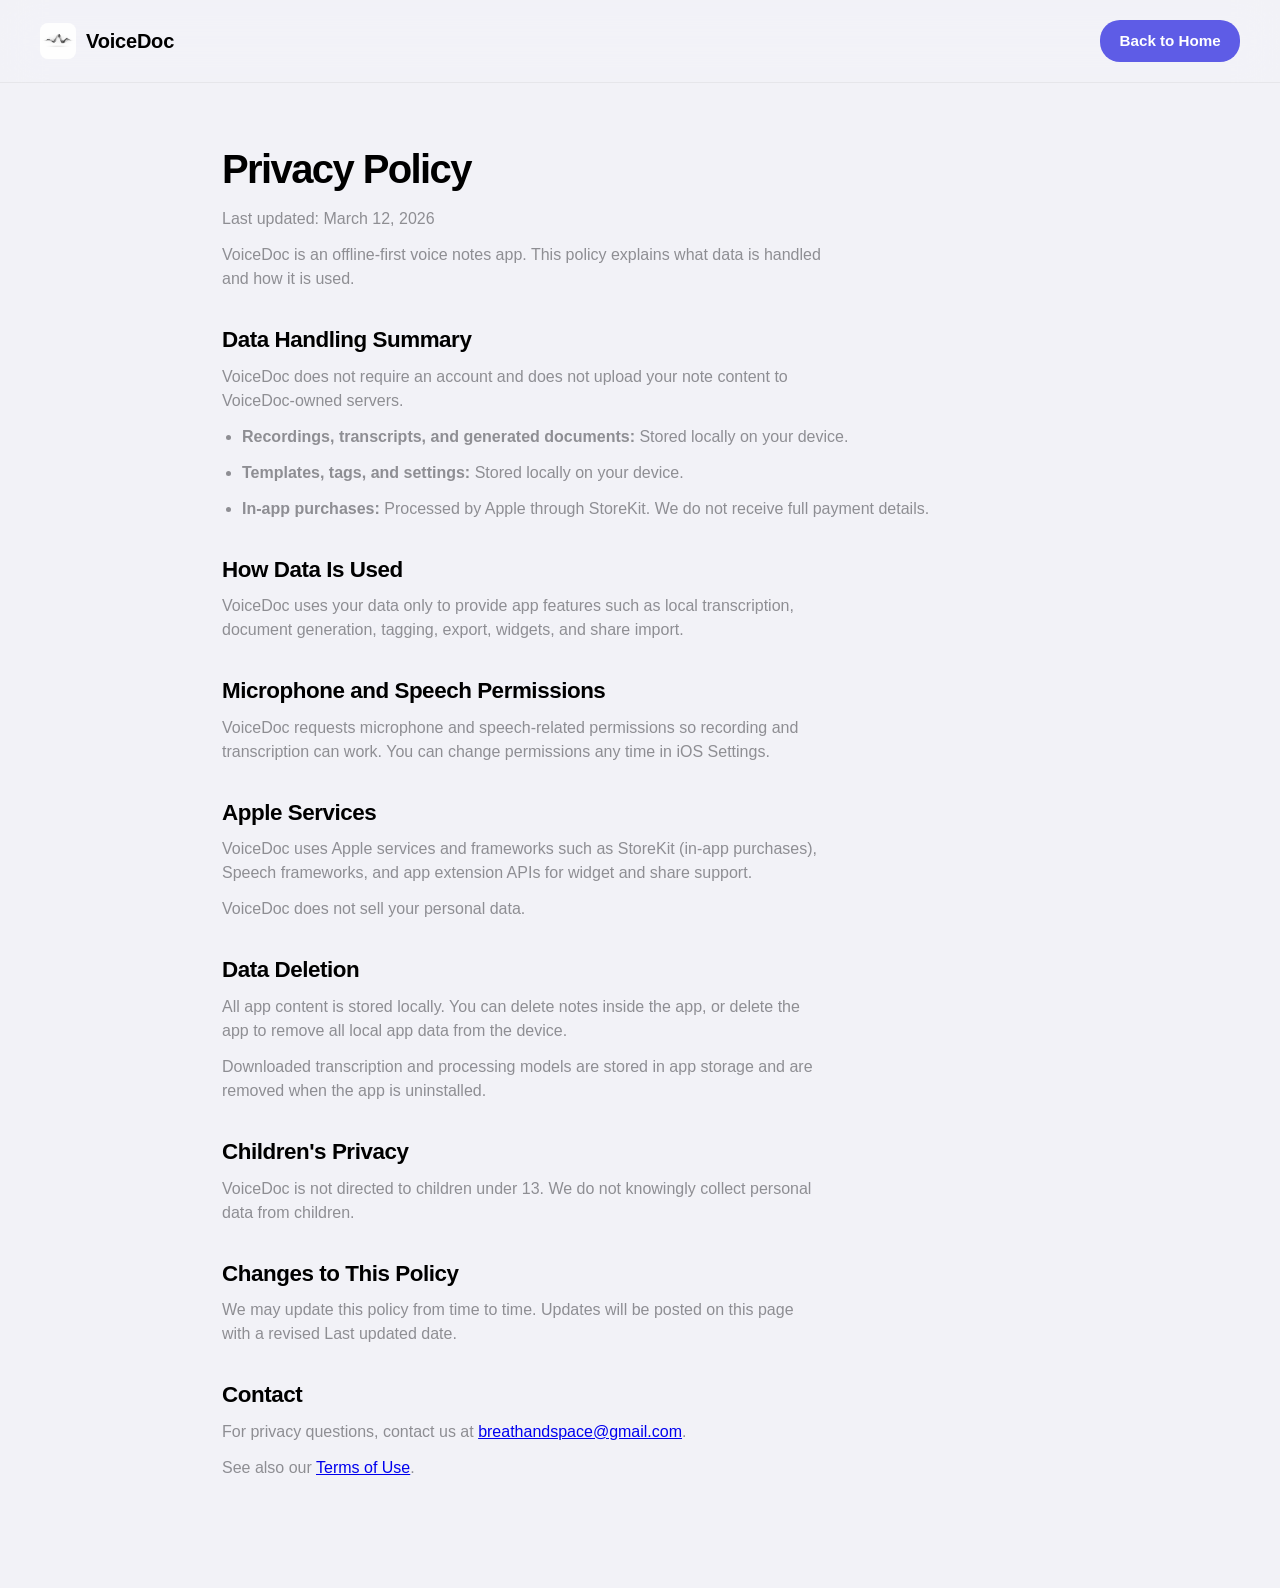
<file: privacy-policy.html>
<!DOCTYPE html>
<html lang="en">
<head>
    <meta charset="UTF-8">
    <meta name="viewport" content="width=device-width, initial-scale=1.0">
    <title>VoiceDoc Privacy Policy</title>
    <meta name="description" content="Privacy Policy for VoiceDoc">
    <link rel="stylesheet" href="style.css">
    <style>
        .legal-wrap {
            max-width: 900px;
            margin: 0 auto;
            padding: 4rem 2rem 6rem;
        }

        .legal-wrap h1 {
            font-size: 2.5rem;
            margin-bottom: 1rem;
        }

        .legal-wrap h2 {
            font-size: 1.4rem;
            margin-top: 2rem;
            margin-bottom: 0.5rem;
        }

        .legal-wrap p,
        .legal-wrap li {
            color: var(--text-secondary);
            font-size: 1rem;
            margin-bottom: 0.75rem;
        }

        .legal-wrap ul {
            padding-left: 1.25rem;
        }

        .legal-meta {
            margin-bottom: 2rem;
            font-size: 0.95rem;
            color: var(--text-secondary);
        }
    </style>
</head>
<body>
    <nav>
        <div class="nav-content">
            <div class="logo">
                <img src="assets/images/app_icon.png" alt="VoiceDoc Logo" class="nav-icon">
                <span>VoiceDoc</span>
            </div>
            <a href="index.html" class="nav-cta">Back to Home</a>
        </div>
    </nav>

    <main class="legal-wrap">
        <h1>Privacy Policy</h1>
        <p class="legal-meta">Last updated: March 12, 2026</p>

        <p>VoiceDoc is an offline-first voice notes app. This policy explains what data is handled and how it is used.</p>

        <h2>Data Handling Summary</h2>
        <p>VoiceDoc does not require an account and does not upload your note content to VoiceDoc-owned servers.</p>
        <ul>
            <li><strong>Recordings, transcripts, and generated documents:</strong> Stored locally on your device.</li>
            <li><strong>Templates, tags, and settings:</strong> Stored locally on your device.</li>
            <li><strong>In-app purchases:</strong> Processed by Apple through StoreKit. We do not receive full payment details.</li>
        </ul>

        <h2>How Data Is Used</h2>
        <p>VoiceDoc uses your data only to provide app features such as local transcription, document generation, tagging, export, widgets, and share import.</p>

        <h2>Microphone and Speech Permissions</h2>
        <p>VoiceDoc requests microphone and speech-related permissions so recording and transcription can work. You can change permissions any time in iOS Settings.</p>

        <h2>Apple Services</h2>
        <p>VoiceDoc uses Apple services and frameworks such as StoreKit (in-app purchases), Speech frameworks, and app extension APIs for widget and share support.</p>
        <p>VoiceDoc does not sell your personal data.</p>

        <h2>Data Deletion</h2>
        <p>All app content is stored locally. You can delete notes inside the app, or delete the app to remove all local app data from the device.</p>
        <p>Downloaded transcription and processing models are stored in app storage and are removed when the app is uninstalled.</p>

        <h2>Children's Privacy</h2>
        <p>VoiceDoc is not directed to children under 13. We do not knowingly collect personal data from children.</p>

        <h2>Changes to This Policy</h2>
        <p>We may update this policy from time to time. Updates will be posted on this page with a revised Last updated date.</p>

        <h2>Contact</h2>
        <p>For privacy questions, contact us at <a href="mailto:breathandspace@gmail.com">breathandspace@gmail.com</a>.</p>
        <p>See also our <a href="terms-of-use.html">Terms of Use</a>.</p>
    </main>
</body>
</html>
</file>
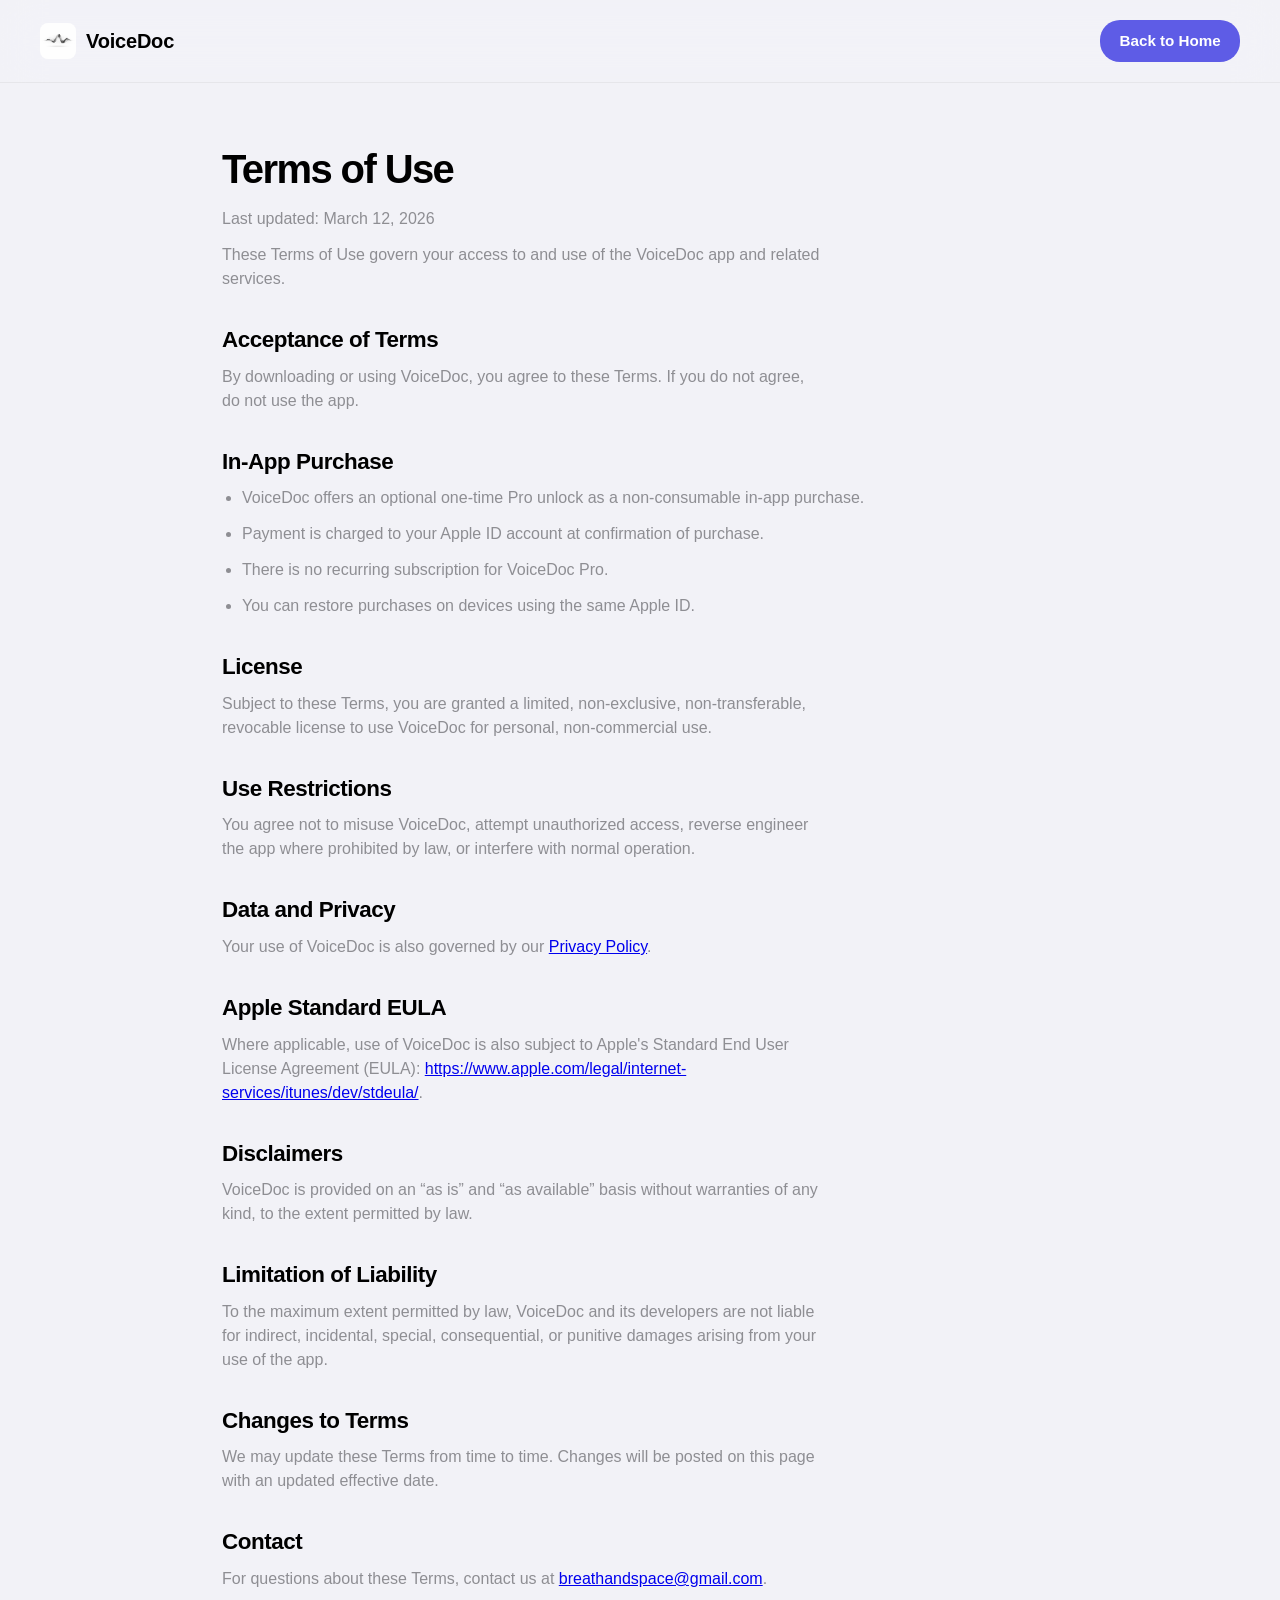
<file: terms-of-use.html>
<!DOCTYPE html>
<html lang="en">
<head>
    <meta charset="UTF-8">
    <meta name="viewport" content="width=device-width, initial-scale=1.0">
    <title>VoiceDoc Terms of Use</title>
    <meta name="description" content="Terms of Use for VoiceDoc">
    <link rel="stylesheet" href="style.css">
    <style>
        .legal-wrap {
            max-width: 900px;
            margin: 0 auto;
            padding: 4rem 2rem 6rem;
        }

        .legal-wrap h1 {
            font-size: 2.5rem;
            margin-bottom: 1rem;
        }

        .legal-wrap h2 {
            font-size: 1.4rem;
            margin-top: 2rem;
            margin-bottom: 0.5rem;
        }

        .legal-wrap p,
        .legal-wrap li {
            color: var(--text-secondary);
            font-size: 1rem;
            margin-bottom: 0.75rem;
        }

        .legal-wrap ul {
            padding-left: 1.25rem;
        }

        .legal-meta {
            margin-bottom: 2rem;
            font-size: 0.95rem;
            color: var(--text-secondary);
        }
    </style>
</head>
<body>
    <nav>
        <div class="nav-content">
            <div class="logo">
                <img src="assets/images/app_icon.png" alt="VoiceDoc Logo" class="nav-icon">
                <span>VoiceDoc</span>
            </div>
            <a href="index.html" class="nav-cta">Back to Home</a>
        </div>
    </nav>

    <main class="legal-wrap">
        <h1>Terms of Use</h1>
        <p class="legal-meta">Last updated: March 12, 2026</p>

        <p>These Terms of Use govern your access to and use of the VoiceDoc app and related services.</p>

        <h2>Acceptance of Terms</h2>
        <p>By downloading or using VoiceDoc, you agree to these Terms. If you do not agree, do not use the app.</p>

        <h2>In-App Purchase</h2>
        <ul>
            <li>VoiceDoc offers an optional one-time Pro unlock as a non-consumable in-app purchase.</li>
            <li>Payment is charged to your Apple ID account at confirmation of purchase.</li>
            <li>There is no recurring subscription for VoiceDoc Pro.</li>
            <li>You can restore purchases on devices using the same Apple ID.</li>
        </ul>

        <h2>License</h2>
        <p>Subject to these Terms, you are granted a limited, non-exclusive, non-transferable, revocable license to use VoiceDoc for personal, non-commercial use.</p>

        <h2>Use Restrictions</h2>
        <p>You agree not to misuse VoiceDoc, attempt unauthorized access, reverse engineer the app where prohibited by law, or interfere with normal operation.</p>

        <h2>Data and Privacy</h2>
        <p>Your use of VoiceDoc is also governed by our <a href="privacy-policy.html">Privacy Policy</a>.</p>

        <h2>Apple Standard EULA</h2>
        <p>Where applicable, use of VoiceDoc is also subject to Apple's Standard End User License Agreement (EULA): <a href="https://www.apple.com/legal/internet-services/itunes/dev/stdeula/">https://www.apple.com/legal/internet-services/itunes/dev/stdeula/</a>.</p>

        <h2>Disclaimers</h2>
        <p>VoiceDoc is provided on an “as is” and “as available” basis without warranties of any kind, to the extent permitted by law.</p>

        <h2>Limitation of Liability</h2>
        <p>To the maximum extent permitted by law, VoiceDoc and its developers are not liable for indirect, incidental, special, consequential, or punitive damages arising from your use of the app.</p>

        <h2>Changes to Terms</h2>
        <p>We may update these Terms from time to time. Changes will be posted on this page with an updated effective date.</p>

        <h2>Contact</h2>
        <p>For questions about these Terms, contact us at <a href="mailto:breathandspace@gmail.com">breathandspace@gmail.com</a>.</p>
    </main>
</body>
</html>
</file>
<file: style.css>
/* 
  VoiceDoc Landing Page - Clean & iOS Native Feel
  Colors: #F2F2F7 (iOS grouped bg), #000000 (text), #5E5CE6 (iOS Indigo)
*/

:root {
    --bg-color: #F2F2F7;
    --text-color: #000000;
    --text-secondary: #8E8E93;
    --accent-color: #5E5CE6;
    --card-bg: #FFFFFF;
}

* {
    margin: 0;
    padding: 0;
    box-sizing: border-box;
}

body {
    font-family: "SF Pro Display", "SF Pro Text", -apple-system, BlinkMacSystemFont, "Segoe UI", Roboto, Helvetica, Arial, sans-serif;
    background-color: var(--bg-color);
    color: var(--text-color);
    line-height: 1.5;
    -webkit-font-smoothing: antialiased;
}

/* Typography */
h1 {
    font-size: 3.5rem;
    font-weight: 700;
    line-height: 1.1;
    letter-spacing: -0.04em;
    margin-bottom: 1.5rem;
}

h2 {
    font-size: 2.25rem;
    font-weight: 700;
    letter-spacing: -0.02em;
    margin-bottom: 1rem;
}

h3 {
    font-size: 1.35rem;
    font-weight: 600;
    margin-bottom: 0.5rem;
}

p {
    font-size: 1.125rem;
    color: var(--text-secondary);
    margin-bottom: 2rem;
    max-width: 600px;
}

.highlight {
    color: var(--accent-color);
}

/* Navigation */
nav {
    padding: 1.25rem 2rem;
    position: sticky;
    top: 0;
    background: rgba(242, 242, 247, 0.85);
    backdrop-filter: saturate(180%) blur(20px);
    -webkit-backdrop-filter: saturate(180%) blur(20px);
    z-index: 100;
    border-bottom: 1px solid rgba(0,0,0,0.05);
}

.nav-content {
    max-width: 1200px;
    margin: 0 auto;
    display: flex;
    justify-content: space-between;
    align-items: center;
}

.logo {
    display: flex;
    align-items: center;
    font-size: 1.25rem;
    font-weight: 700;
    letter-spacing: -0.01em;
}

.nav-icon {
    width: 36px;
    height: 36px;
    border-radius: 8px;
    margin-right: 10px;
}

.nav-cta {
    background-color: var(--accent-color);
    color: white;
    text-decoration: none;
    padding: 0.6rem 1.2rem;
    border-radius: 20px;
    font-weight: 600;
    font-size: 0.95rem;
    transition: background-color 0.2s ease, opacity 0.2s ease;
}

.nav-cta:hover {
    opacity: 0.9;
}

/* Hero Section */
.hero {
    display: flex;
    flex-direction: column;
    align-items: center;
    text-align: center;
    padding: 5rem 2rem 0;
    max-width: 1000px;
    margin: 0 auto;
}

.hero-text {
    max-width: 800px;
    margin-bottom: 3.5rem;
}

.hero-text p {
    margin: 0 auto 2rem;
    font-size: 1.25rem;
    color: #3A3A3C;
}

.hero-image-container {
    width: 100%;
    max-width: 380px;
    margin: 0 auto;
}

/* Device Mockups */
.phone-frame {
    border-radius: 44px;
    box-shadow: 0 20px 40px rgba(0,0,0,0.1);
    overflow: hidden;
    background: var(--card-bg);
    border: 10px solid #1C1C1E;
}

.phone-frame img {
    width: 100%;
    height: auto;
    display: block;
}

.shadow-left { box-shadow: -15px 20px 40px rgba(0,0,0,0.08); }
.shadow-right { box-shadow: 15px 20px 40px rgba(0,0,0,0.08); }

/* Social Proof */
.social-proof {
    text-align: center;
    padding: 3rem 2rem;
    background: var(--card-bg);
    margin-top: -100px;
    padding-top: 130px;
    border-bottom: 1px solid rgba(0,0,0,0.05);
}

.social-proof p {
    margin: 0 auto;
    font-weight: 500;
    color: #8E8E93;
}

/* Features */
.features {
    max-width: 1200px;
    margin: 0 auto;
    padding: 5rem 2rem;
}

.feature-row {
    display: flex;
    align-items: center;
    justify-content: space-between;
    margin-bottom: 6rem;
    gap: 4rem;
}

.feature-row.reverse {
    flex-direction: row-reverse;
}

.feature-text {
    flex: 1;
}

.feature-image {
    flex: 1;
    max-width: 320px;
}

.feature-list {
    list-style: none;
    font-size: 1.1rem;
    font-weight: 500;
}

.feature-list li {
    margin-bottom: 0.8rem;
    display: flex;
    align-items: center;
    color: #3A3A3C;
}

/* Pro Features Grid */
.pro-features {
    max-width: 1200px;
    margin: 0 auto;
    padding: 3rem 2rem 6rem;
    text-align: center;
}

.grid {
    display: grid;
    grid-template-columns: repeat(auto-fit, minmax(280px, 1fr));
    gap: 1.5rem;
    margin-top: 2.5rem;
}

.card {
    background: var(--card-bg);
    padding: 2rem;
    border-radius: 20px;
    text-align: left;
    box-shadow: 0 4px 14px rgba(0,0,0,0.03);
    border: 1px solid rgba(0,0,0,0.02);
}

.card h3 {
    color: var(--text-color);
}

.card p {
    margin-bottom: 0;
    font-size: 1rem;
}

/* Footer CTA */
footer {
    background: #1C1C1E;
    color: #FFFFFF;
    text-align: center;
    padding: 5rem 2rem 3rem;
}

.footer-content {
    max-width: 600px;
    margin: 0 auto 3.5rem;
}

.footer-content h2 {
    color: #FFFFFF;
}

.footer-content p {
    color: #AEAEB2;
    margin: 0 auto 2.5rem;
}

.footer-icon {
    width: 72px;
    height: 72px;
    border-radius: 16px;
    margin-bottom: 1.5rem;
}

.footer-links {
    display: flex;
    justify-content: center;
    gap: 1.5rem;
    flex-wrap: wrap;
    color: #636366;
    font-size: 0.875rem;
}

.footer-links a {
    color: #AEAEB2;
    text-decoration: none;
}

.footer-links a:hover {
    color: #FFFFFF;
}

/* Responsive */
@media (max-width: 768px) {
    h1 { font-size: 2.5rem; }
    h2 { font-size: 2rem; }
    
    .feature-row, .feature-row.reverse {
        flex-direction: column;
        text-align: center;
        gap: 3rem;
    }
    
    .feature-list li {
        justify-content: center;
    }

    .feature-image {
        max-width: 280px;
        margin: 0 auto;
    }
}
</file>
